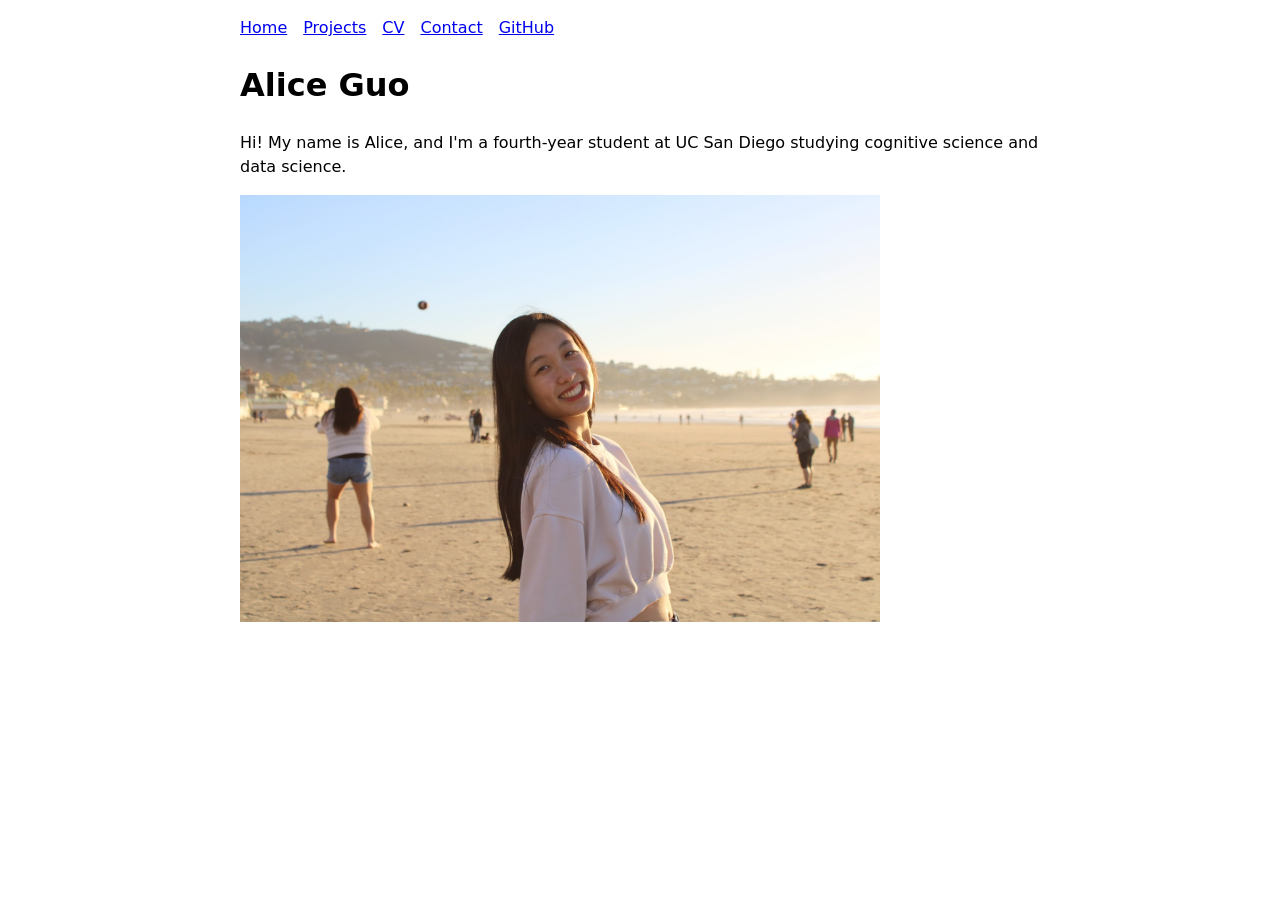
<file: index.html>
<!DOCTYPE html>
<html lang="en">
<head>
  <meta charset="UTF-8">
  <meta name="viewport" content="width=device-width, initial-scale=1.0">
  <title>Alice Guo: Personal Portfolio Site</title>
  <link rel="stylesheet" href="style.css">
</head>
<body>
    <nav>
        <a href="./">Home</a>
        <a href="projects/">Projects</a>
        <a href="cv/">CV</a>
        <a href="contact/">Contact</a>
        <a href="https://github.com/aliceguo03" target="_blank">GitHub</a>
    </nav>

  <h1>Alice Guo</h1>
  <p>Hi! My name is Alice, and I'm a fourth-year student at UC San Diego studying cognitive science and data science.</p>
</body>
<img src="images/aliceguo.JPG" alt="Alice standing on the beach of San Diego.">
</html>
</file>
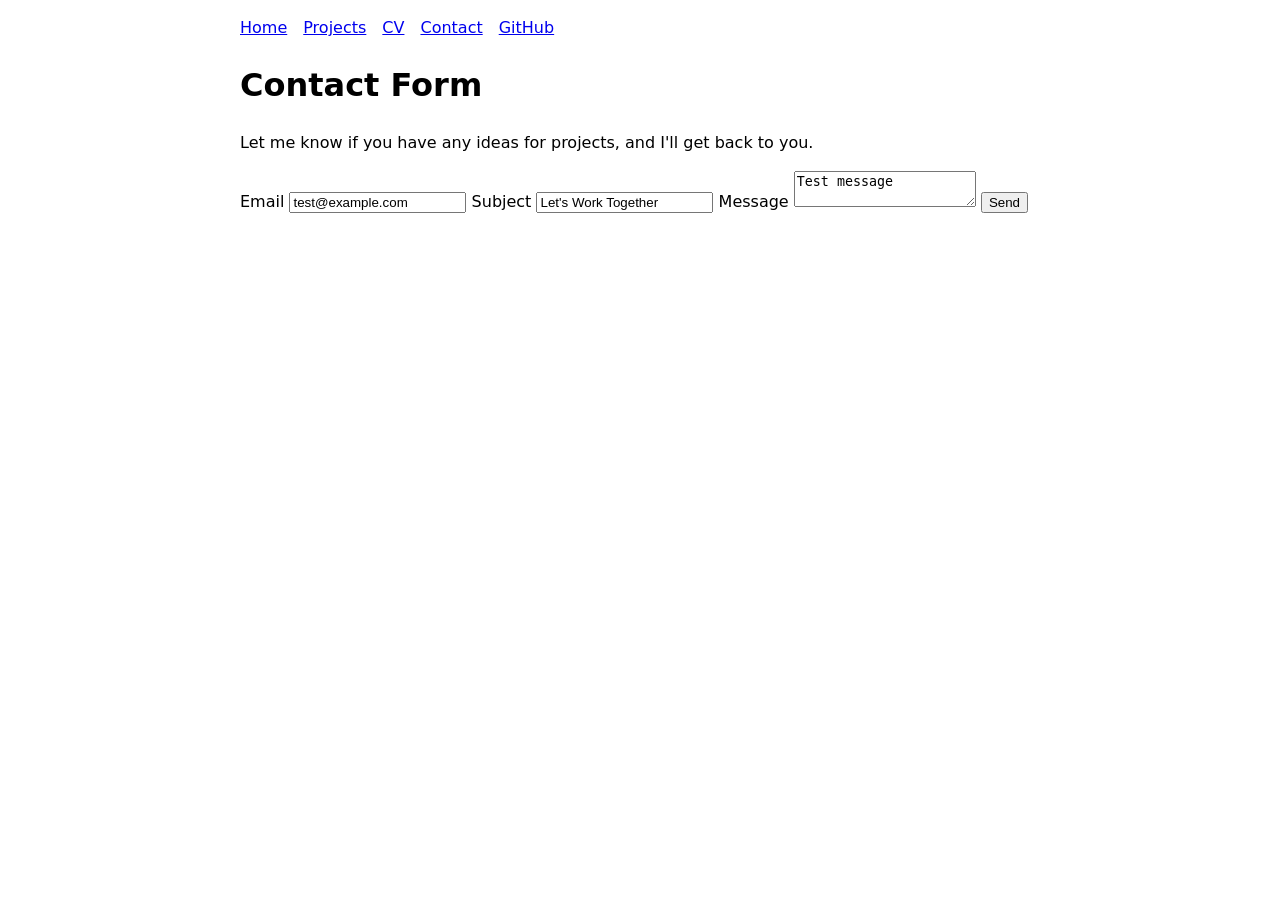
<file: contact/index.html>
<!DOCTYPE html>
<html lang="en">
<head>
  <meta charset="UTF-8">
  <meta name="viewport" content="width=device-width, initial-scale=1.0">
  <title>Contact: Let's Work Together!</title>
  <link rel="stylesheet" href="../style.css">
</head>
<body>
    <nav>
        <a href="../">Home</a>
        <a href="../projects/">Projects</a>
        <a href="../cv/">CV</a>
        <a href="../contact/">Contact</a>
        <a href="https://github.com/aliceguo03" target="_blank">GitHub</a>
    </nav>
  <h1>Contact Form</h1>
  <p>Let me know if you have any ideas for projects, and I'll get back to you.</p>
  <form action="mailto:a2guo@ucsd.edu" method="POST" enctype="text/plain">
  <label>Email
    <input name="email" type="email" value="test@example.com">
  </label>
  <label>Subject
    <input name="subject" value="Let's Work Together">
  </label>
  <label>Message
    <textarea name="body">Test message</textarea>
  </label>
  <button>Send</button>
</form>
</body>
</html>
</file>
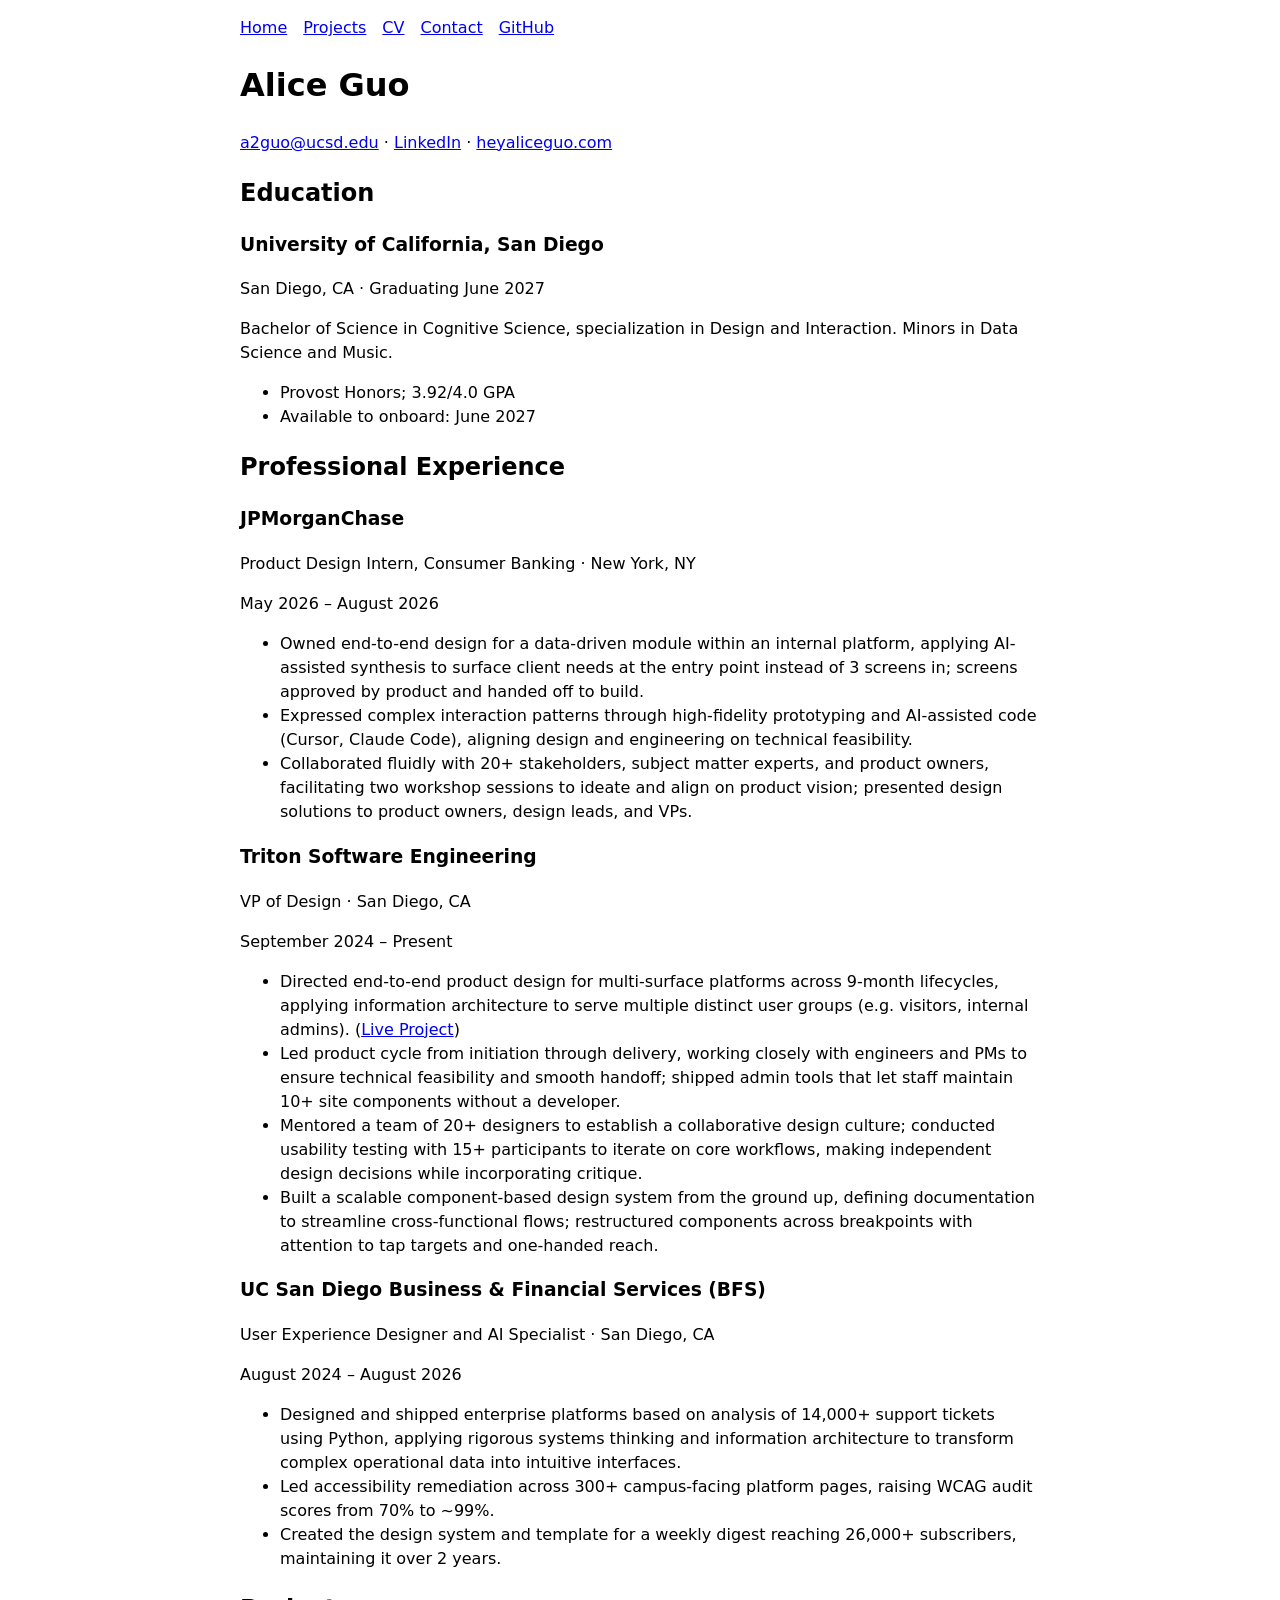
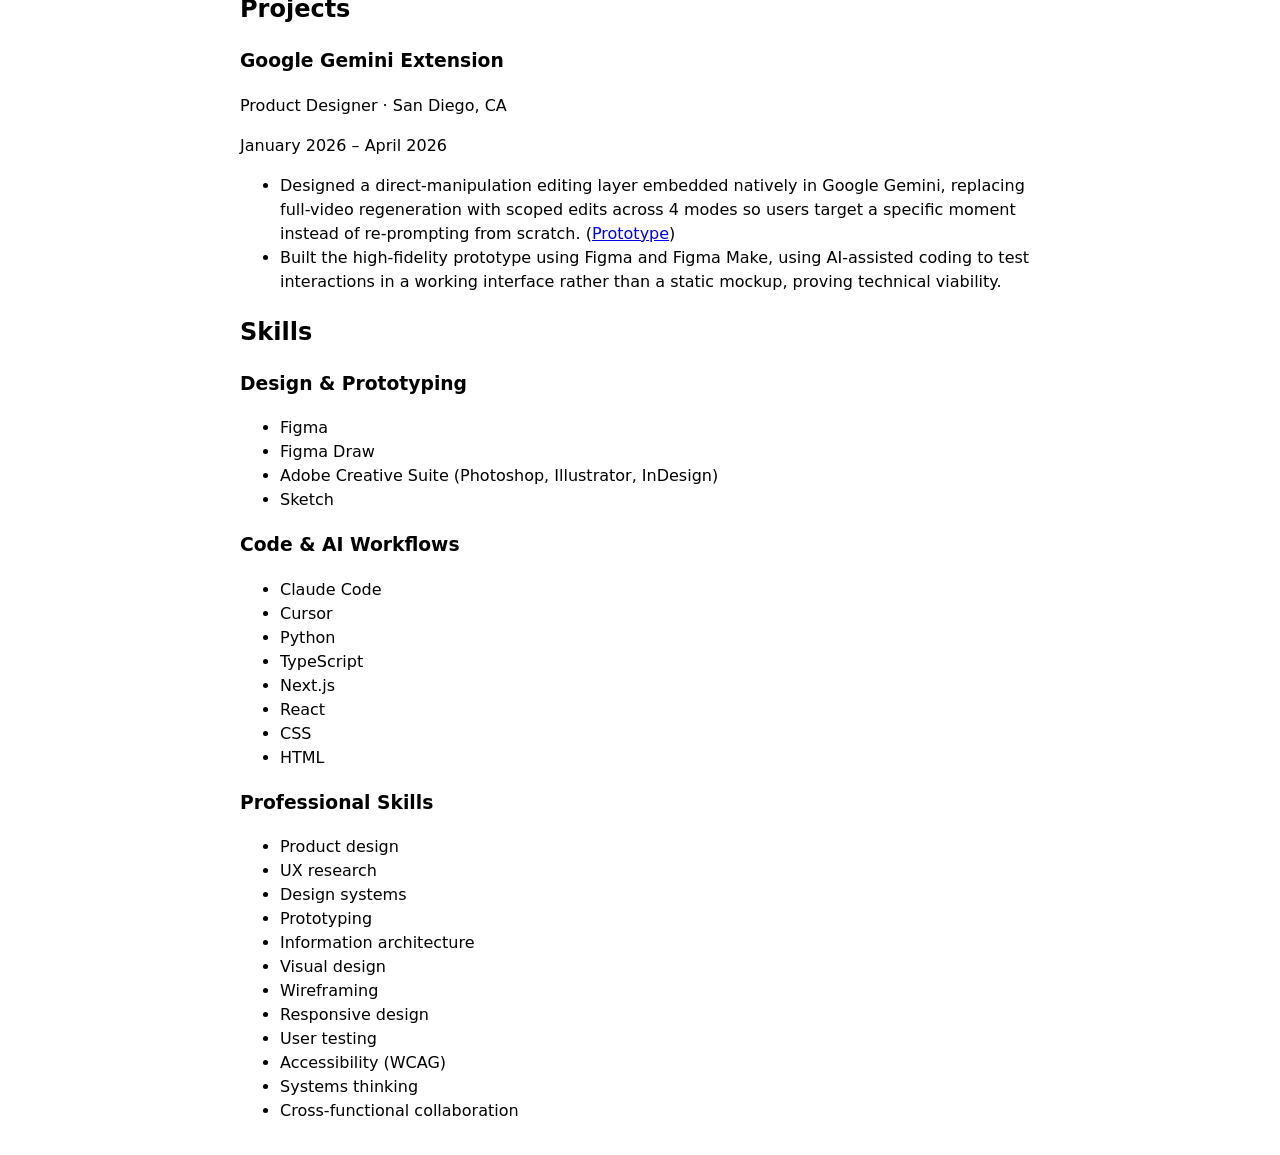
<file: cv/index.html>
<!DOCTYPE html>
<html lang="en">
<head>
  <meta charset="UTF-8">
  <meta name="viewport" content="width=device-width, initial-scale=1.0">
  <title>Alice Guo: CV</title>
  <link rel="stylesheet" href="../style.css">
</head>
<body>
  <nav>
    <a href="../">Home</a>
    <a href="../projects/">Projects</a>
    <a href="../cv/">CV</a>
    <a href="../contact/">Contact</a>
    <a href="https://github.com/aliceguo03" target="_blank">GitHub</a>
  </nav>

  <h1>Alice Guo</h1>
  <p>
    <a href="mailto:a2guo@ucsd.edu">a2guo@ucsd.edu</a> ·
    <a href="https://www.linkedin.com/in/aliceguo03" target="_blank">LinkedIn</a> ·
    <a href="https://heyaliceguo.com" target="_blank">heyaliceguo.com</a>
  </p>

  <section>
    <h2>Education</h2>
    <article>
      <header>
        <h3>University of California, San Diego</h3>
        <p>San Diego, CA · Graduating <time datetime="2027-06">June 2027</time></p>
      </header>
      <p>Bachelor of Science in Cognitive Science, specialization in Design and Interaction. Minors in Data Science and Music.</p>
      <ul>
        <li>Provost Honors; 3.92/4.0 GPA</li>
        <li>Available to onboard: <time datetime="2027-06">June 2027</time></li>
      </ul>
    </article>
  </section>

  <section>
    <h2>Professional Experience</h2>

    <article>
      <header>
        <h3>JPMorganChase</h3>
        <p>Product Design Intern, Consumer Banking · New York, NY</p>
        <p><time datetime="2026-05">May 2026</time> – <time datetime="2026-08">August 2026</time></p>
      </header>
      <ul>
        <li>Owned end-to-end design for a data-driven module within an internal platform, applying AI-assisted synthesis to surface client needs at the entry point instead of 3 screens in; screens approved by product and handed off to build.</li>
        <li>Expressed complex interaction patterns through high-fidelity prototyping and AI-assisted code (Cursor, Claude Code), aligning design and engineering on technical feasibility.</li>
        <li>Collaborated fluidly with 20+ stakeholders, subject matter experts, and product owners, facilitating two workshop sessions to ideate and align on product vision; presented design solutions to product owners, design leads, and VPs.</li>
      </ul>
    </article>

    <article>
      <header>
        <h3>Triton Software Engineering</h3>
        <p>VP of Design · San Diego, CA</p>
        <p><time datetime="2024-09">September 2024</time> – Present</p>
      </header>
      <ul>
        <li>Directed end-to-end product design for multi-surface platforms across 9-month lifecycles, applying information architecture to serve multiple distinct user groups (e.g. visitors, internal admins). (<a href="https://f3-global.org/" target="_blank">Live Project</a>)</li>
        <li>Led product cycle from initiation through delivery, working closely with engineers and PMs to ensure technical feasibility and smooth handoff; shipped admin tools that let staff maintain 10+ site components without a developer.</li>
        <li>Mentored a team of 20+ designers to establish a collaborative design culture; conducted usability testing with 15+ participants to iterate on core workflows, making independent design decisions while incorporating critique.</li>
        <li>Built a scalable component-based design system from the ground up, defining documentation to streamline cross-functional flows; restructured components across breakpoints with attention to tap targets and one-handed reach.</li>
      </ul>
    </article>

    <article>
      <header>
        <h3>UC San Diego Business &amp; Financial Services (BFS)</h3>
        <p>User Experience Designer and AI Specialist · San Diego, CA</p>
        <p><time datetime="2024-08">August 2024</time> – <time datetime="2026-08">August 2026</time></p>
      </header>
      <ul>
        <li>Designed and shipped enterprise platforms based on analysis of 14,000+ support tickets using Python, applying rigorous systems thinking and information architecture to transform complex operational data into intuitive interfaces.</li>
        <li>Led accessibility remediation across 300+ campus-facing platform pages, raising WCAG audit scores from 70% to ~99%.</li>
        <li>Created the design system and template for a weekly digest reaching 26,000+ subscribers, maintaining it over 2 years.</li>
      </ul>
    </article>
  </section>

  <section>
    <h2>Projects</h2>
    <article>
      <header>
        <h3>Google Gemini Extension</h3>
        <p>Product Designer · San Diego, CA</p>
        <p><time datetime="2026-01">January 2026</time> – <time datetime="2026-04">April 2026</time></p>
      </header>
      <ul>
        <li>Designed a direct-manipulation editing layer embedded natively in Google Gemini, replacing full-video regeneration with scoped edits across 4 modes so users target a specific moment instead of re-prompting from scratch. (<a href="https://www.figma.com/proto/8K2eCn2HJYQWrviJCMoqBg/Google-GeminiCut?node-id=828-3656&viewport=1347%2C636%2C0.12&t=cnKWlUioN6dPwL7z-0&scaling=min-zoom&content-scaling=fixed&starting-point-node-id=828%3A3656&show-proto-sidebar=1" target="_blank">Prototype</a>)</li>
        <li>Built the high-fidelity prototype using Figma and Figma Make, using AI-assisted coding to test interactions in a working interface rather than a static mockup, proving technical viability.</li>
      </ul>
    </article>
  </section>

  <section>
    <h2>Skills</h2>
    <h3>Design &amp; Prototyping</h3>
    <ul>
      <li>Figma</li>
      <li>Figma Draw</li>
      <li>Adobe Creative Suite (Photoshop, Illustrator, InDesign)</li>
      <li>Sketch</li>
    </ul>
    <h3>Code &amp; AI Workflows</h3>
    <ul>
      <li>Claude Code</li>
      <li>Cursor</li>
      <li>Python</li>
      <li>TypeScript</li>
      <li>Next.js</li>
      <li>React</li>
      <li>CSS</li>
      <li>HTML</li>
    </ul>
    <h3>Professional Skills</h3>
    <ul>
      <li>Product design</li>
      <li>UX research</li>
      <li>Design systems</li>
      <li>Prototyping</li>
      <li>Information architecture</li>
      <li>Visual design</li>
      <li>Wireframing</li>
      <li>Responsive design</li>
      <li>User testing</li>
      <li>Accessibility (WCAG)</li>
      <li>Systems thinking</li>
      <li>Cross-functional collaboration</li>
    </ul>
  </section>
</body>
</html>
</file>
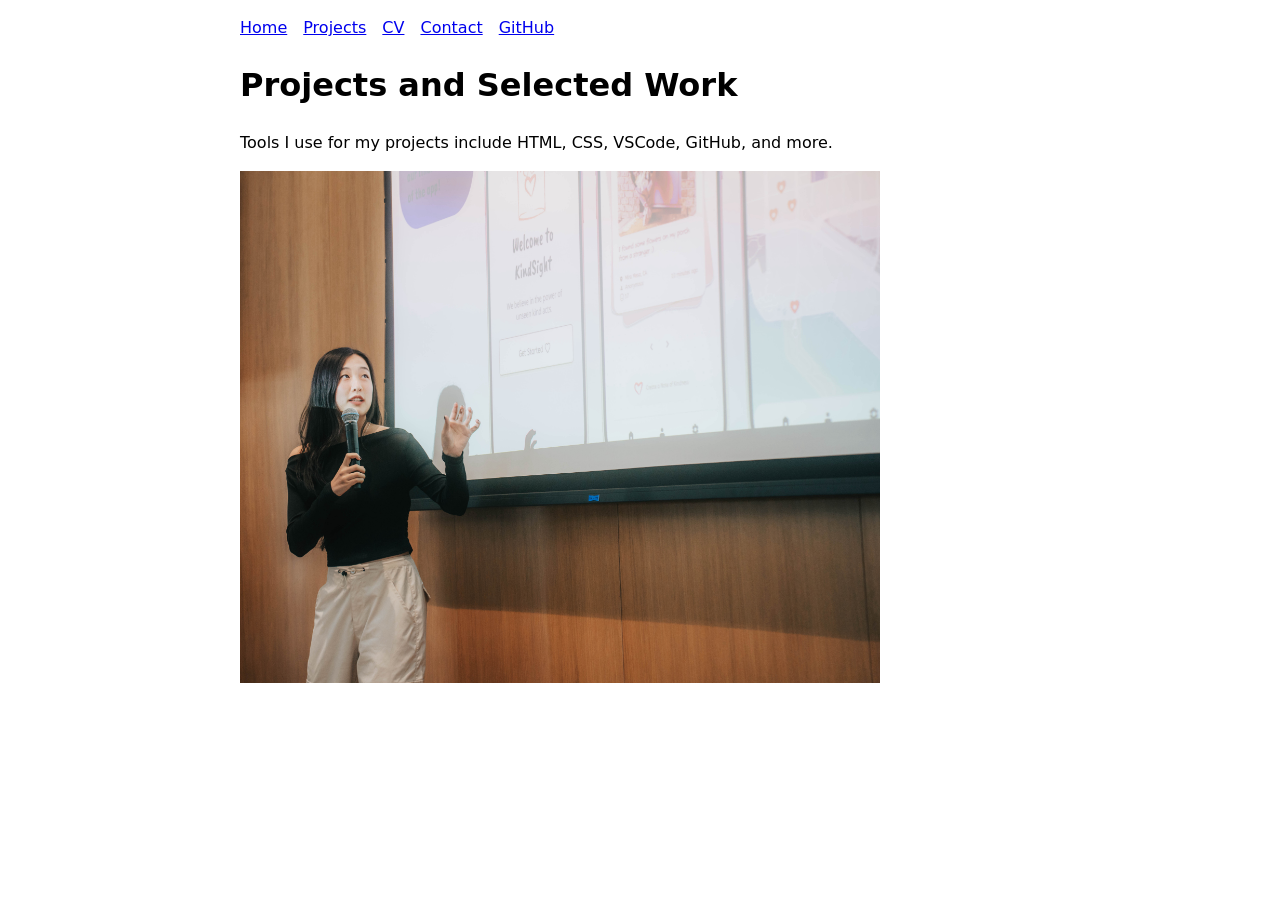
<file: projects/index.html>
<!DOCTYPE html>
<html lang="en">
<head>
  <meta charset="UTF-8">
  <meta name="viewport" content="width=device-width, initial-scale=1.0">
  <title>Projects: Selected Work by Alice</title>
  <link rel="stylesheet" href="../style.css">
</head>
<body>
    <nav>
        <a href="../">Home</a>
        <a href="../projects/">Projects</a>
        <a href="../cv/">CV</a>
        <a href="../contact/">Contact</a>
        <a href="https://github.com/aliceguo03" target="_blank">GitHub</a>
    </nav>
  <h1>Projects and Selected Work</h1>
  <p>Tools I use for my projects include HTML, CSS, VSCode, GitHub, and more.</p>
</body>
<img src="../images/projects.JPG" alt="Alice presenting at a designathon.">
</html>
</file>
<file: style.css>
body {
  /* Set line height to 1.5 times the font size
	   and use the OS’s UI font as the website font
	 */
  font: 100%/1.5 system-ui;
  max-width: 50rem;
  margin: 0 auto;
  padding: 1rem;
}

img {
  max-width: 50vw;
  height: auto;
}

nav {
  display: flex;
  gap: 1rem;
  margin-bottom: 1rem;
}
</file>
